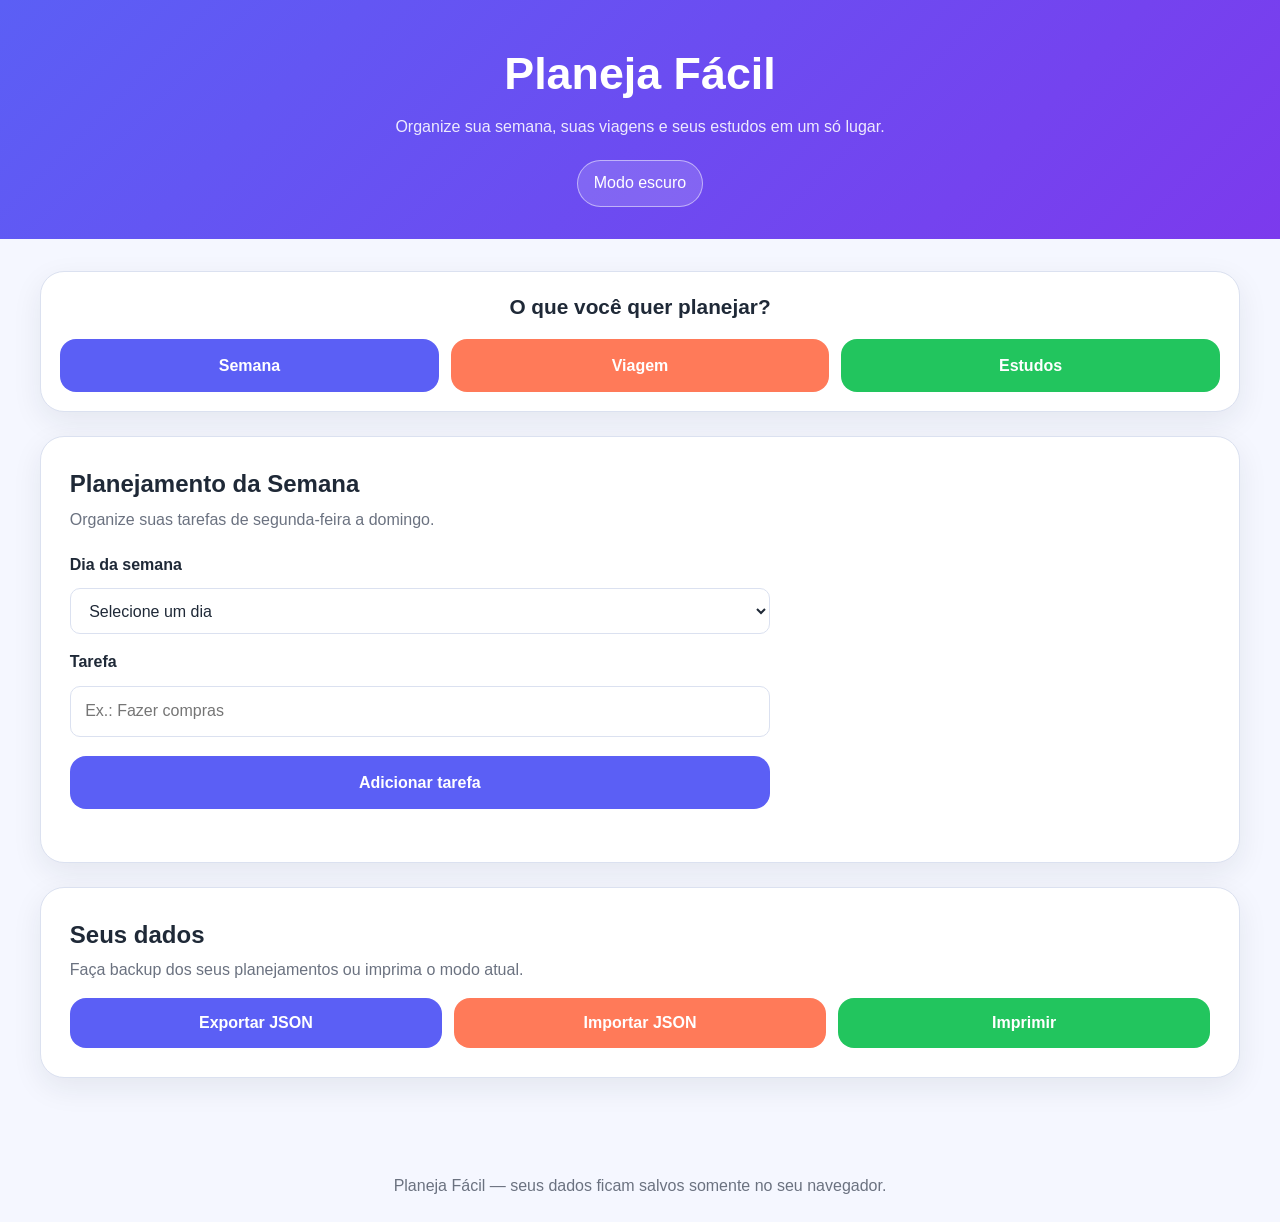
<file: index.html>
<!DOCTYPE html>
<html lang="pt-BR">
<head>
    <meta charset="UTF-8">

    <meta
        name="viewport"
        content="width=device-width, initial-scale=1.0"
    >

    <title>Planeja Fácil | Planejador de Semana, Viagem e Estudos</title>

    <meta
        name="description"
        content="Planeja Fácil é um planejador online gratuito para organizar tarefas da semana, roteiros de viagem e cronogramas de estudos diretamente no navegador."
    >

    <meta
        name="robots"
        content="index, follow"
    >

    <meta
        name="theme-color"
        content="#5b5ff5"
    >

    <link
        rel="canonical"
        href="https://planejador-xga.pages.dev/"
    >

    <meta
        property="og:title"
        content="Planeja Fácil"
    >

    <meta
        property="og:description"
        content="Organize sua semana, suas viagens e seus estudos em um só lugar."
    >

    <meta
        property="og:type"
        content="website"
    >

    <meta
        property="og:url"
        content="https://planejador-xga.pages.dev/"
    >

    <meta
        property="og:locale"
        content="pt_BR"
    >

    <link
        rel="stylesheet"
        href="css/style.css"
    >

    <script
        src="js/storage.js"
        defer
    ></script>

    <script
        src="js/ui.js"
        defer
    ></script>

    <script
        src="js/app.js"
        defer
    ></script>
</head>

<body>

    <header>
        <h1>Planeja Fácil</h1>

        <p>
            Organize sua semana, suas viagens e seus estudos em um só lugar.
        </p>

        <button
            type="button"
            id="theme-button"
            aria-label="Alternar modo claro e escuro"
        >
            Modo escuro
        </button>
    </header>

    <main>

        <section
            class="mode-selector"
            aria-labelledby="mode-title"
        >

            <h2 id="mode-title">
                O que você quer planejar?
            </h2>

            <div class="mode-buttons">

                <button
                    type="button"
                    id="week-button"
                    data-mode="week"
                >
                    Semana
                </button>

                <button
                    type="button"
                    id="travel-button"
                    data-mode="travel"
                >
                    Viagem
                </button>

                <button
                    type="button"
                    id="study-button"
                    data-mode="study"
                >
                    Estudos
                </button>

            </div>

        </section>


        <section
            id="week-section"
            class="planner-section"
            aria-labelledby="week-title"
        >

            <h2 id="week-title">
                Planejamento da Semana
            </h2>

            <p>
                Organize suas tarefas de segunda-feira a domingo.
            </p>

            <form id="week-form">

                <label for="week-day">
                    Dia da semana
                </label>

                <select
                    id="week-day"
                    name="day"
                    required
                >
                    <option value="">
                        Selecione um dia
                    </option>

                    <option value="monday">
                        Segunda-feira
                    </option>

                    <option value="tuesday">
                        Terça-feira
                    </option>

                    <option value="wednesday">
                        Quarta-feira
                    </option>

                    <option value="thursday">
                        Quinta-feira
                    </option>

                    <option value="friday">
                        Sexta-feira
                    </option>

                    <option value="saturday">
                        Sábado
                    </option>

                    <option value="sunday">
                        Domingo
                    </option>
                </select>

                <label for="week-task">
                    Tarefa
                </label>

                <input
                    type="text"
                    id="week-task"
                    name="task"
                    maxlength="160"
                    required
                    placeholder="Ex.: Fazer compras"
                >

                <button type="submit">
                    Adicionar tarefa
                </button>

            </form>

            <div
                id="week-list"
                aria-live="polite"
            >
            </div>

        </section>


        <section
            id="travel-section"
            class="planner-section"
            aria-labelledby="travel-title"
            hidden
        >

            <h2 id="travel-title">
                Planejamento de Viagem
            </h2>

            <p>
                Monte seu roteiro com data, horário, local e observações.
            </p>

            <form id="travel-form">

                <label for="travel-date">
                    Data
                </label>

                <input
                    type="date"
                    id="travel-date"
                    name="date"
                    required
                >

                <label for="travel-time">
                    Horário
                </label>

                <input
                    type="time"
                    id="travel-time"
                    name="time"
                    required
                >

                <label for="travel-place">
                    Local
                </label>

                <input
                    type="text"
                    id="travel-place"
                    name="place"
                    maxlength="80"
                    required
                    placeholder="Ex.: Museu"
                >

                <label for="travel-notes">
                    Observações
                </label>

                <textarea
                    id="travel-notes"
                    name="notes"
                    maxlength="300"
                    rows="4"
                    placeholder="Ex.: Comprar ingresso antecipadamente"
                ></textarea>

                <button type="submit">
                    Adicionar ao roteiro
                </button>

            </form>

            <div
                id="travel-list"
                aria-live="polite"
            >
            </div>

        </section>


        <section
            id="study-section"
            class="planner-section"
            aria-labelledby="study-title"
            hidden
        >

            <h2 id="study-title">
                Planejamento de Estudos
            </h2>

            <p>
                Escolha a matéria e defina o que estudar em cada dia.
            </p>

            <form id="study-form">

                <label for="study-day">
                    Dia da semana
                </label>

                <select
                    id="study-day"
                    name="day"
                    required
                >
                    <option value="">
                        Selecione um dia
                    </option>

                    <option value="monday">
                        Segunda-feira
                    </option>

                    <option value="tuesday">
                        Terça-feira
                    </option>

                    <option value="wednesday">
                        Quarta-feira
                    </option>

                    <option value="thursday">
                        Quinta-feira
                    </option>

                    <option value="friday">
                        Sexta-feira
                    </option>

                    <option value="saturday">
                        Sábado
                    </option>

                    <option value="sunday">
                        Domingo
                    </option>
                </select>

                <label for="study-subject">
                    Matéria
                </label>

                <input
                    type="text"
                    id="study-subject"
                    name="subject"
                    maxlength="60"
                    required
                    placeholder="Ex.: Matemática"
                >

                <label for="study-content">
                    O que estudar?
                </label>

                <textarea
                    id="study-content"
                    name="content"
                    maxlength="300"
                    rows="4"
                    required
                    placeholder="Ex.: Equações do primeiro grau"
                ></textarea>

                <button type="submit">
                    Adicionar estudo
                </button>

            </form>

            <div
                id="study-list"
                aria-live="polite"
            >
            </div>

        </section>


        <section
            id="data-tools"
            class="data-tools"
            aria-labelledby="data-tools-title"
        >

            <h2 id="data-tools-title">
                Seus dados
            </h2>

            <p>
                Faça backup dos seus planejamentos ou imprima o modo atual.
            </p>

            <div class="tool-buttons">

                <button
                    type="button"
                    id="export-button"
                >
                    Exportar JSON
                </button>

                <button
                    type="button"
                    id="import-button"
                >
                    Importar JSON
                </button>

                <button
                    type="button"
                    id="print-button"
                >
                    Imprimir
                </button>

            </div>

            <input
                type="file"
                id="import-file"
                class="file-input"
                accept=".json,application/json"
            >

        </section>

    </main>


    <footer>
        <p>
            Planeja Fácil — seus dados ficam salvos somente no seu navegador.
        </p>
    </footer>

</body>
</html>
</file>
<file: css/style.css>
:root {
    --cor-fundo: #f5f7ff;
    --cor-superficie: #ffffff;
    --cor-superficie-secundaria: #eef2ff;

    --cor-texto: #1f2937;
    --cor-texto-suave: #6b7280;

    --cor-principal: #5b5ff5;
    --cor-principal-hover: #474bd6;

    --cor-secundaria: #ff7a59;
    --cor-verde: #22c55e;

    --cor-borda: #dbe1f0;

    --sombra:
        0 10px 30px
        rgba(31, 41, 55, 0.08);

    --raio-pequeno: 10px;
    --raio-medio: 16px;
    --raio-grande: 24px;

    --largura-maxima: 1200px;

    --transicao: 0.2s ease;
}


/* RESET */

* {
    box-sizing: border-box;
}

html {
    font-size: 16px;
}

body {
    margin: 0;
    min-height: 100vh;

    font-family:
        Arial,
        Helvetica,
        sans-serif;

    background: var(--cor-fundo);
    color: var(--cor-texto);

    line-height: 1.5;

    transition:
        background-color var(--transicao),
        color var(--transicao);
}

button,
input,
select,
textarea {
    font: inherit;
}

button {
    min-height: 44px;
    cursor: pointer;
}

input,
select,
textarea {
    width: 100%;
    min-height: 44px;

    padding: 0.8rem 0.9rem;

    border:
        1px solid
        var(--cor-borda);

    border-radius:
        var(--raio-pequeno);

    background:
        var(--cor-superficie);

    color:
        var(--cor-texto);

    outline: none;
}

textarea {
    min-height: 110px;
    resize: vertical;
}

input:focus,
select:focus,
textarea:focus {
    border-color:
        var(--cor-principal);

    box-shadow:
        0 0 0 3px
        rgba(91, 95, 245, 0.15);
}

button:focus-visible,
input:focus-visible,
select:focus-visible,
textarea:focus-visible {
    outline:
        3px solid
        rgba(91, 95, 245, 0.35);

    outline-offset: 2px;
}


/* CABEÇALHO */

header {
    padding:
        2rem 1rem
        1.5rem;

    text-align: center;

    background:
        linear-gradient(
            135deg,
            #5b5ff5,
            #7c3aed
        );

    color: #ffffff;
}

header h1 {
    margin: 0;
    font-size: 2.2rem;
}

header p {
    margin:
        0.5rem auto
        1.3rem;

    max-width: 600px;

    color:
        rgba(
            255,
            255,
            255,
            0.88
        );
}

#theme-button {
    padding: 0.65rem 1rem;

    border:
        1px solid
        rgba(
            255,
            255,
            255,
            0.5
        );

    border-radius: 999px;

    background:
        rgba(
            255,
            255,
            255,
            0.15
        );

    color: #ffffff;
}


/* PRINCIPAL */

main {
    width:
        min(
            100% - 2rem,
            var(--largura-maxima)
        );

    margin: 0 auto;

    padding:
        1.5rem 0
        3rem;
}


/* SELETOR */

.mode-selector {
    margin-bottom: 1.5rem;
    padding: 1.2rem;

    background:
        var(--cor-superficie);

    border:
        1px solid
        var(--cor-borda);

    border-radius:
        var(--raio-grande);

    box-shadow:
        var(--sombra);
}

#mode-title {
    margin-top: 0;

    text-align: center;

    font-size: 1.3rem;
}

.mode-buttons {
    display: grid;

    grid-template-columns: 1fr;

    gap: 0.75rem;
}

#week-button,
#travel-button,
#study-button {
    width: 100%;

    padding:
        0.9rem 1rem;

    border: none;

    border-radius:
        var(--raio-medio);

    color: #ffffff;

    font-weight: 700;
}

#week-button {
    background: #5b5ff5;
}

#travel-button {
    background: #ff7a59;
}

#study-button {
    background: #22c55e;
}


/* SEÇÕES */

.planner-section,
.data-tools {
    margin-bottom: 1.5rem;

    padding: 1.2rem;

    background:
        var(--cor-superficie);

    border:
        1px solid
        var(--cor-borda);

    border-radius:
        var(--raio-grande);

    box-shadow:
        var(--sombra);
}

.planner-section h2,
.data-tools h2 {
    margin-top: 0;
    margin-bottom: 0.35rem;
}

.planner-section > p,
.data-tools > p {
    margin-top: 0;

    color:
        var(--cor-texto-suave);
}


/* FORMULÁRIOS */

form {
    display: grid;
    gap: 0.7rem;
}

label {
    margin-top: 0.3rem;
    font-weight: 700;
}

form button[type="submit"] {
    margin-top: 0.5rem;

    padding:
        0.9rem 1rem;

    border: none;

    border-radius:
        var(--raio-medio);

    background:
        var(--cor-principal);

    color: #ffffff;

    font-weight: 700;
}


/* LISTAS */

#week-list,
#travel-list,
#study-list {
    display: grid;

    gap: 0.8rem;

    margin-top: 1.5rem;
}

.planner-card {
    padding: 1rem;

    background:
        var(
            --cor-superficie-secundaria
        );

    border:
        1px solid
        var(--cor-borda);

    border-radius:
        var(--raio-medio);
}

.planner-card h3 {
    margin-top: 0;
}

.planner-actions {
    display: flex;

    flex-wrap: wrap;

    gap: 0.6rem;

    margin-top: 1rem;
}

.planner-actions button {
    padding:
        0.6rem 1rem;

    border:
        1px solid
        var(--cor-borda);

    border-radius:
        var(--raio-pequeno);

    background:
        var(--cor-superficie);

    color:
        var(--cor-texto);
}


/* EXPORTAR / IMPORTAR / IMPRIMIR */

.tool-buttons {
    display: grid;

    grid-template-columns: 1fr;

    gap: 0.75rem;

    margin-top: 1rem;
}

.tool-buttons button {
    width: 100%;

    padding:
        0.8rem 1rem;

    border: none;

    border-radius:
        var(--raio-medio);

    background:
        var(--cor-principal);

    color: #ffffff;

    font-weight: 700;
}

#import-button {
    background: #ff7a59;
}

#print-button {
    background: #22c55e;
}

.file-input {
    position: absolute;

    width: 1px;
    height: 1px;

    overflow: hidden;

    clip:
        rect(
            0,
            0,
            0,
            0
        );

    white-space: nowrap;
}


/* ESCONDIDOS */

[hidden] {
    display: none !important;
}


/* RODAPÉ */

footer {
    padding: 1.5rem 1rem;

    text-align: center;

    color:
        var(--cor-texto-suave);
}

footer p {
    margin: 0;
}


/* MODO ESCURO */

body.dark-mode {
    --cor-fundo: #111827;

    --cor-superficie: #1f2937;

    --cor-superficie-secundaria:
        #273449;

    --cor-texto: #f3f4f6;

    --cor-texto-suave:
        #b6bfcc;

    --cor-borda: #374151;

    --sombra:
        0 10px 30px
        rgba(0, 0, 0, 0.25);
}


/* TABLET / COMPUTADOR */

@media (min-width: 700px) {

    header {
        padding:
            2.5rem 1.5rem
            2rem;
    }

    header h1 {
        font-size: 2.8rem;
    }

    main {
        padding-top: 2rem;
    }

    .mode-buttons {
        grid-template-columns:
            repeat(3, 1fr);
    }

    .planner-section,
    .data-tools {
        padding: 1.8rem;
    }

    form {
        max-width: 700px;
    }

    .tool-buttons {
        grid-template-columns:
            repeat(3, 1fr);
    }

}


/* IMPRESSÃO */

@media print {

    header,
    .mode-selector,
    form,
    .planner-actions,
    .data-tools,
    footer {
        display: none !important;
    }

    body {
        background: #ffffff;
        color: #000000;
    }

    main {
        width: 100%;
        padding: 0;
    }

    .planner-section {
        border: none;
        box-shadow: none;

        padding: 0;
    }

    .planner-card {
        break-inside: avoid;

        background: #ffffff;

        border:
            1px solid
            #cccccc;
    }

}
</file>
